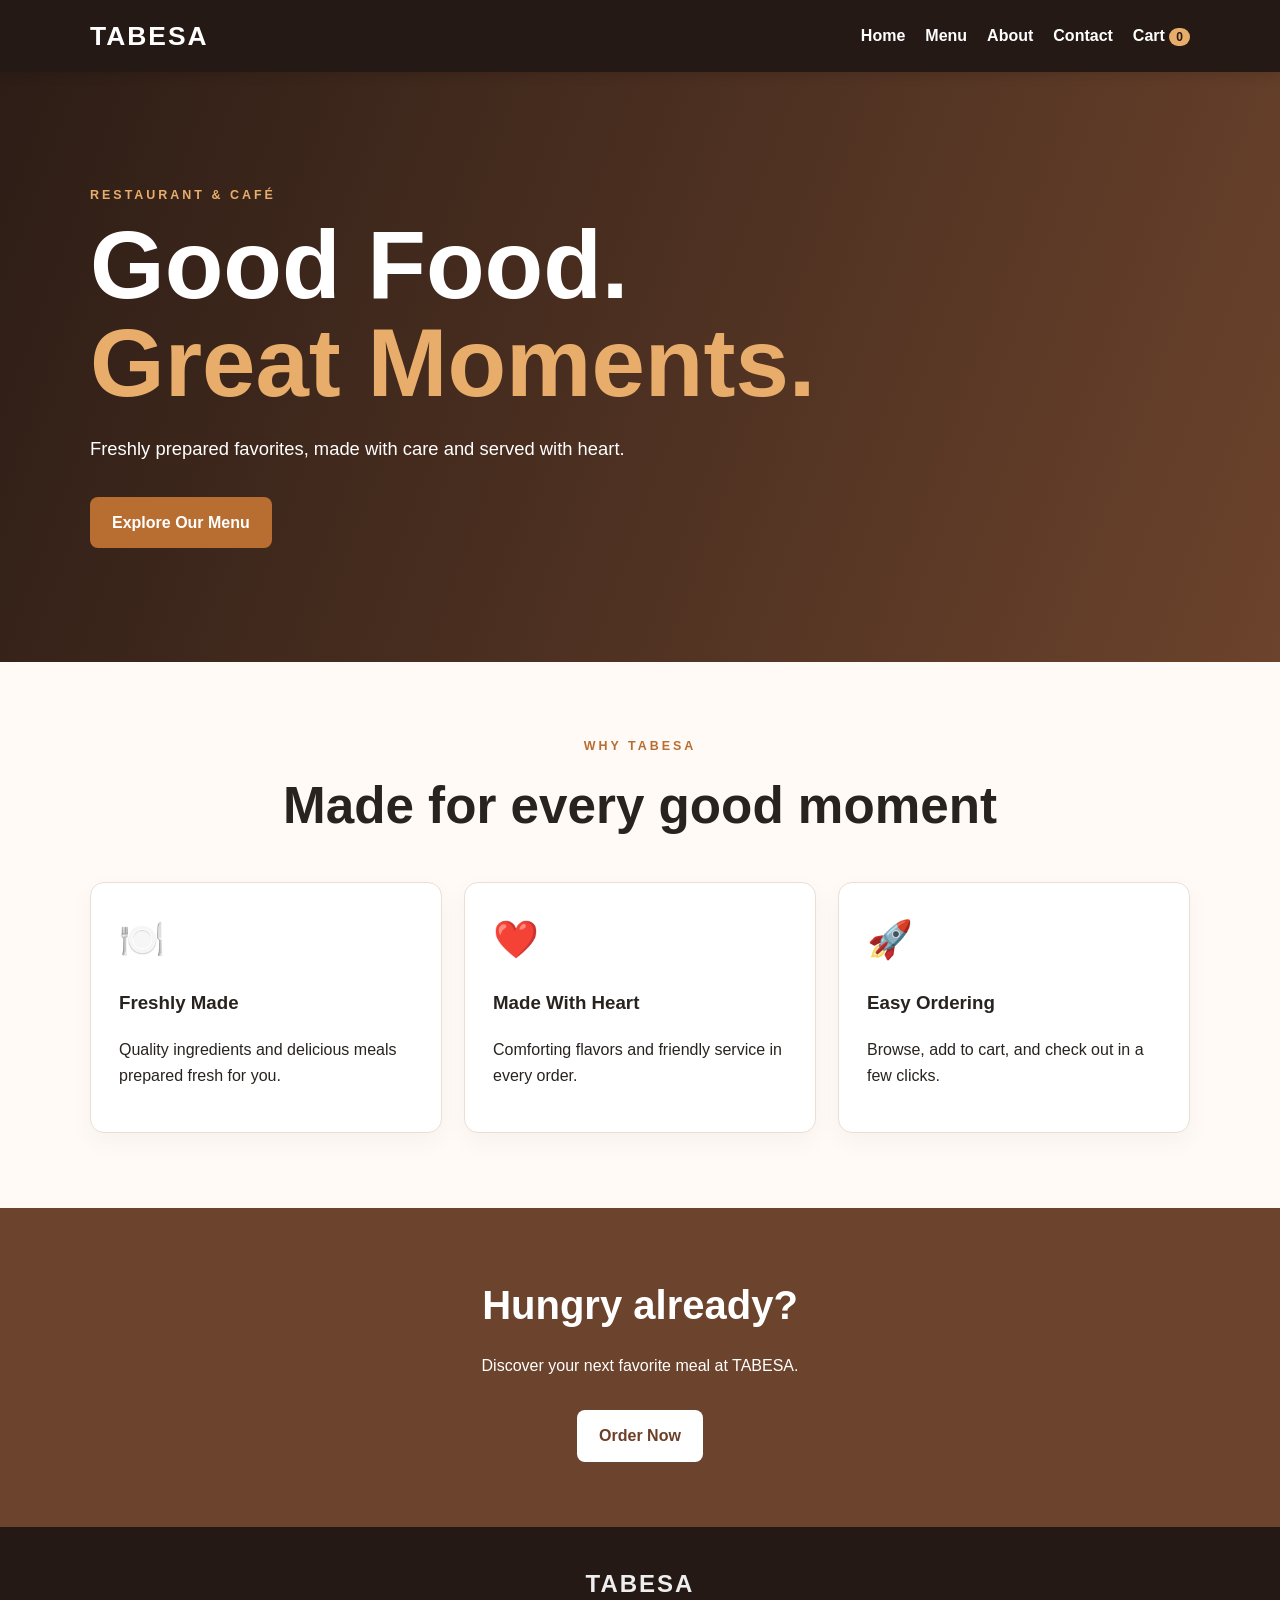
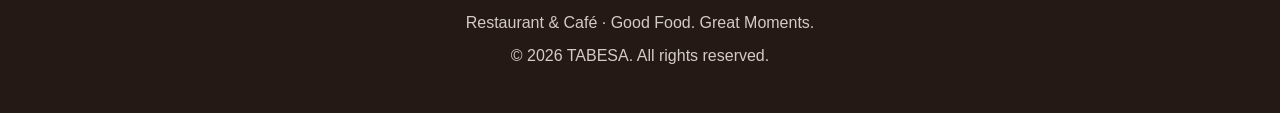
<file: tabesa/index.html>
<!doctype html><html lang="en"><head><meta charset="UTF-8"><meta name="viewport" content="width=device-width,initial-scale=1"><meta name="description" content="TABESA Restaurant & Cafe - Good Food. Great Moments."><title>TABESA | Restaurant & Cafe</title><link rel="stylesheet" href="css/style.css"></head><body>
<header><nav class="nav container"><a class="logo" href="index.html">TABESA</a><div class="nav-links"><a href="index.html">Home</a><a href="menu.html">Menu</a><a href="about.html">About</a><a href="contact.html">Contact</a><a href="cart.html">Cart <span id="cart-count">0</span></a></div></nav></header>
<main><section class="hero"><div class="container hero-content"><p class="eyebrow">RESTAURANT & CAFÉ</p><h1>Good Food.<br><span>Great Moments.</span></h1><p>Freshly prepared favorites, made with care and served with heart.</p><a class="btn" href="menu.html">Explore Our Menu</a></div></section>
<section class="section container"><div class="section-heading"><p class="eyebrow">WHY TABESA</p><h2>Made for every good moment</h2></div><div class="cards"><article class="card"><div class="icon">🍽️</div><h3>Freshly Made</h3><p>Quality ingredients and delicious meals prepared fresh for you.</p></article><article class="card"><div class="icon">❤️</div><h3>Made With Heart</h3><p>Comforting flavors and friendly service in every order.</p></article><article class="card"><div class="icon">🚀</div><h3>Easy Ordering</h3><p>Browse, add to cart, and check out in a few clicks.</p></article></div></section>
<section class="cta"><div class="container"><h2>Hungry already?</h2><p>Discover your next favorite meal at TABESA.</p><a class="btn btn-light" href="menu.html">Order Now</a></div></section></main>
<footer><div class="container"><strong>TABESA</strong><p>Restaurant & Café · Good Food. Great Moments.</p><p>© 2026 TABESA. All rights reserved.</p></div></footer><script src="js/app.js"></script></body></html>
</file>
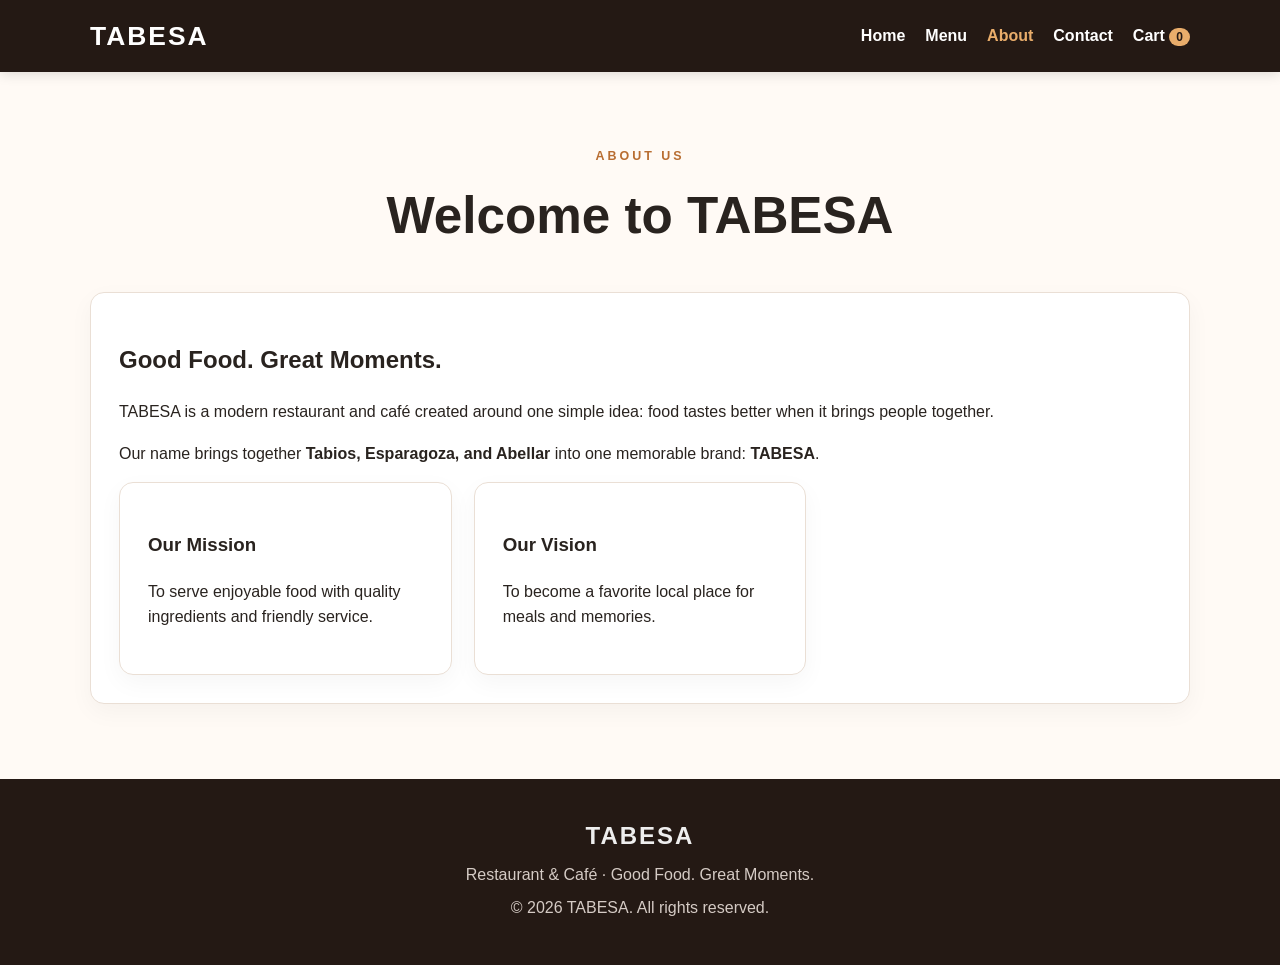
<file: tabesa/about.html>
<!doctype html><html lang="en"><head><meta charset="UTF-8"><meta name="viewport" content="width=device-width,initial-scale=1"><title>About | TABESA</title><link rel="stylesheet" href="css/style.css"></head><body>
<header><nav class="nav container"><a class="logo" href="index.html">TABESA</a><div class="nav-links"><a href="index.html">Home</a><a href="menu.html">Menu</a><a class="active" href="about.html">About</a><a href="contact.html">Contact</a><a href="cart.html">Cart <span id="cart-count">0</span></a></div></nav></header>
<main class="section container"><div class="section-heading"><p class="eyebrow">ABOUT US</p><h1>Welcome to TABESA</h1></div><div class="about-box"><h2>Good Food. Great Moments.</h2><p>TABESA is a modern restaurant and café created around one simple idea: food tastes better when it brings people together.</p><p>Our name brings together <strong>Tabios, Esparagoza, and Abellar</strong> into one memorable brand: <strong>TABESA</strong>.</p><div class="cards"><article class="card"><h3>Our Mission</h3><p>To serve enjoyable food with quality ingredients and friendly service.</p></article><article class="card"><h3>Our Vision</h3><p>To become a favorite local place for meals and memories.</p></article></div></div></main>
<footer><div class="container"><strong>TABESA</strong><p>Restaurant & Café · Good Food. Great Moments.</p><p>© 2026 TABESA. All rights reserved.</p></div></footer><script src="js/app.js"></script></body></html>
</file>
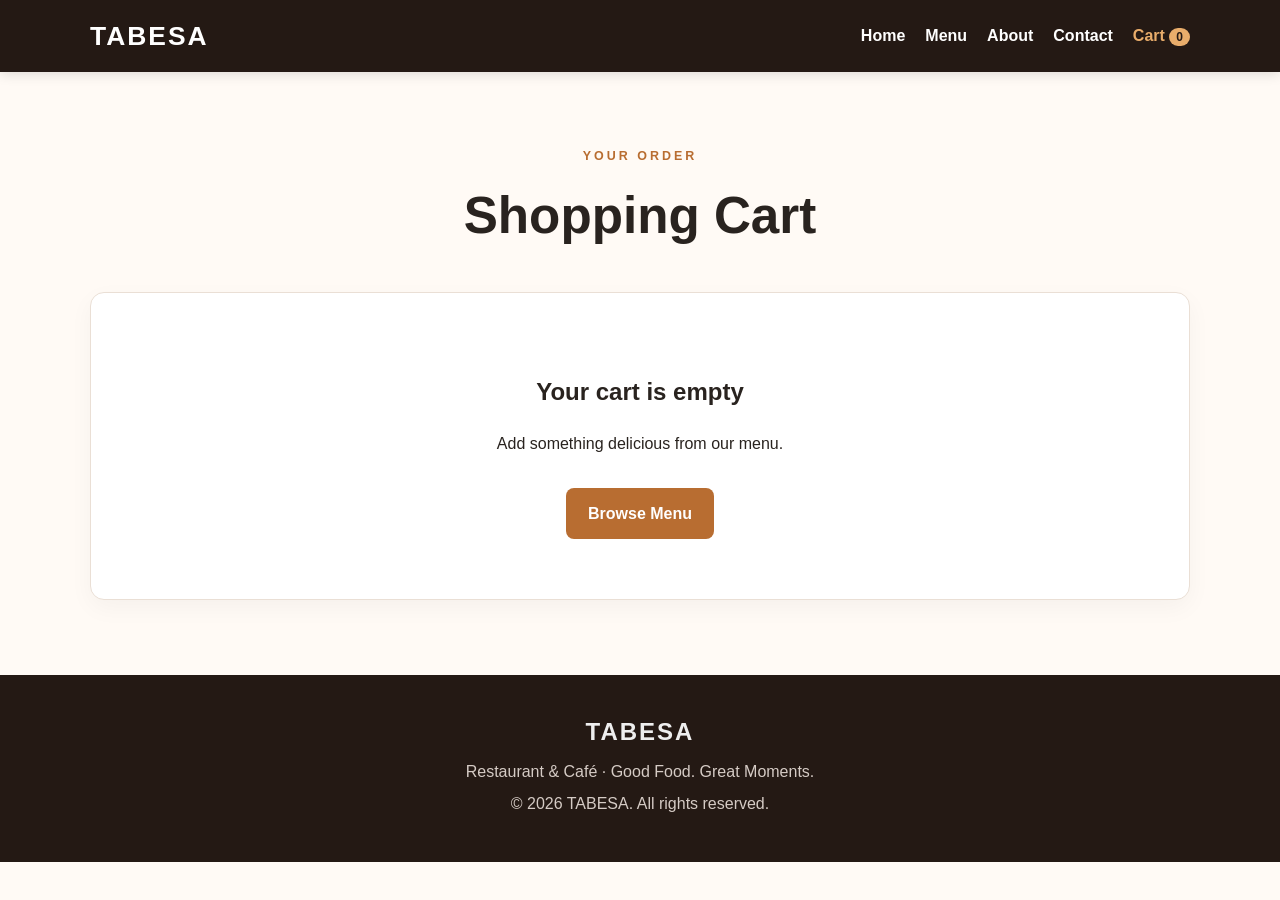
<file: tabesa/cart.html>
<!doctype html><html lang="en"><head><meta charset="UTF-8"><meta name="viewport" content="width=device-width,initial-scale=1"><title>Your Cart | TABESA</title><link rel="stylesheet" href="css/style.css"></head><body>
<header><nav class="nav container"><a class="logo" href="index.html">TABESA</a><div class="nav-links"><a href="index.html">Home</a><a href="menu.html">Menu</a><a href="about.html">About</a><a href="contact.html">Contact</a><a class="active" href="cart.html">Cart <span id="cart-count">0</span></a></div></nav></header><main class="section container"><div class="section-heading"><p class="eyebrow">YOUR ORDER</p><h1>Shopping Cart</h1></div><div id="cart-content"></div></main><footer><div class="container"><strong>TABESA</strong><p>Restaurant & Café · Good Food. Great Moments.</p><p>© 2026 TABESA. All rights reserved.</p></div></footer><script src="js/app.js"></script><script src="js/cart.js"></script></body></html>
</file>
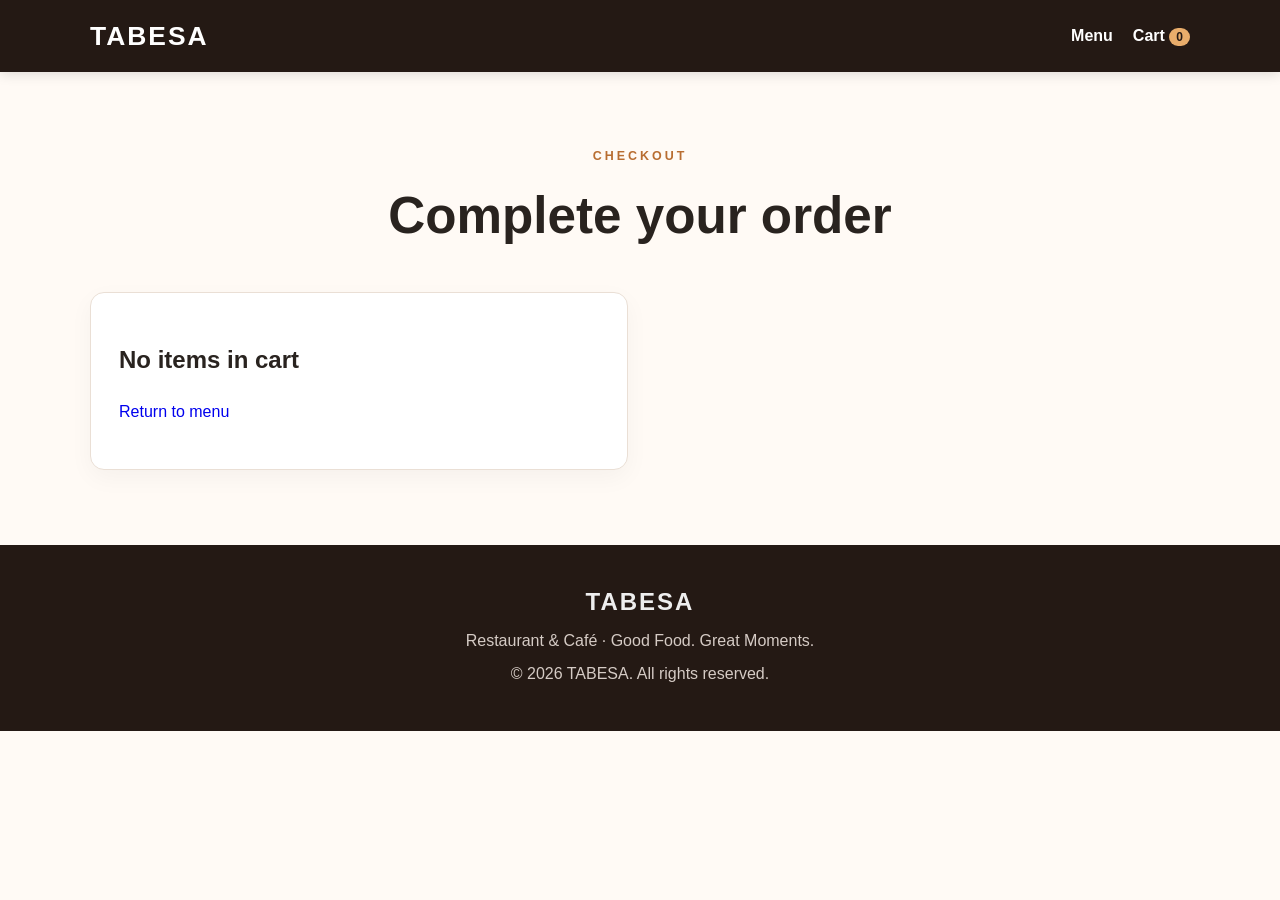
<file: tabesa/checkout.html>
<!doctype html><html lang="en"><head><meta charset="UTF-8"><meta name="viewport" content="width=device-width,initial-scale=1"><title>Checkout | TABESA</title><link rel="stylesheet" href="css/style.css"></head><body>
<header><nav class="nav container"><a class="logo" href="index.html">TABESA</a><div class="nav-links"><a href="menu.html">Menu</a><a href="cart.html">Cart <span id="cart-count">0</span></a></div></nav></header><main class="section container"><div class="section-heading"><p class="eyebrow">CHECKOUT</p><h1>Complete your order</h1></div><div class="checkout-layout"><form id="checkout-form" class="form-card"><label>Full Name<input name="name" required></label><label>Phone Number<input name="phone" required></label><label>Delivery Address<textarea name="address" rows="3" required></textarea></label><label>Payment Method<select name="payment"><option>Cash on Delivery</option><option>GCash</option><option>Card</option></select></label><button class="btn" type="submit">Place Order</button></form><div id="checkout-summary" class="summary-card"></div></div></main><footer><div class="container"><strong>TABESA</strong><p>Restaurant & Café · Good Food. Great Moments.</p><p>© 2026 TABESA. All rights reserved.</p></div></footer><script src="js/app.js"></script><script src="js/checkout.js"></script></body></html>
</file>
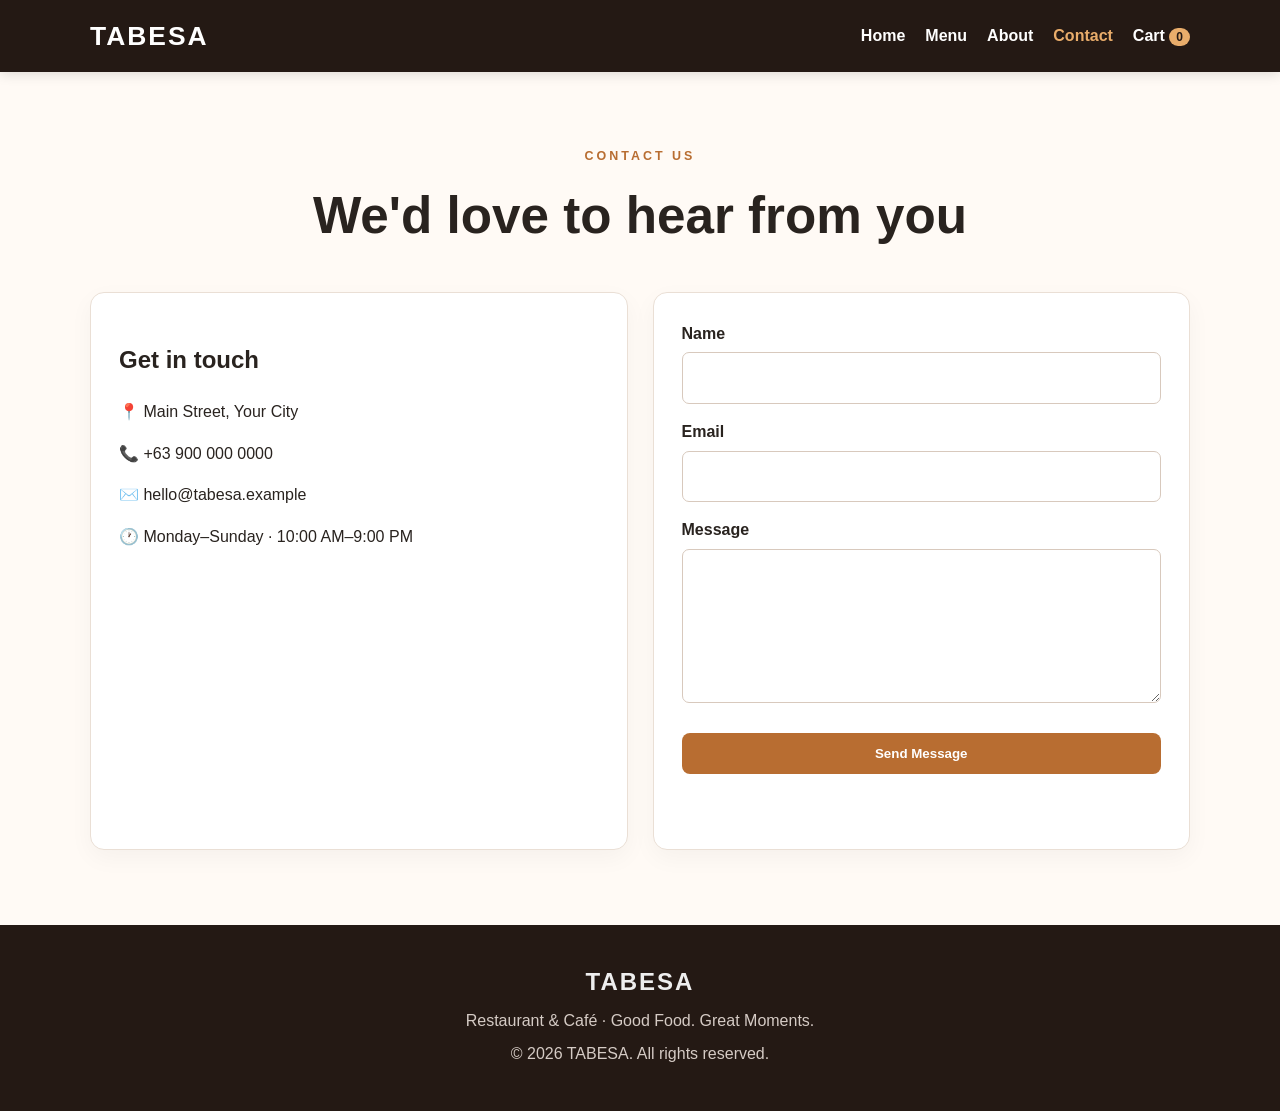
<file: tabesa/contact.html>
<!doctype html><html lang="en"><head><meta charset="UTF-8"><meta name="viewport" content="width=device-width,initial-scale=1"><title>Contact | TABESA</title><link rel="stylesheet" href="css/style.css"></head><body>
<header><nav class="nav container"><a class="logo" href="index.html">TABESA</a><div class="nav-links"><a href="index.html">Home</a><a href="menu.html">Menu</a><a href="about.html">About</a><a class="active" href="contact.html">Contact</a><a href="cart.html">Cart <span id="cart-count">0</span></a></div></nav></header>
<main class="section container"><div class="section-heading"><p class="eyebrow">CONTACT US</p><h1>We'd love to hear from you</h1></div><div class="contact-layout"><div class="about-box"><h2>Get in touch</h2><p>📍 Main Street, Your City</p><p>📞 +63 900 000 0000</p><p>✉️ hello@tabesa.example</p><p>🕐 Monday–Sunday · 10:00 AM–9:00 PM</p></div><form id="contact-form" class="form-card"><label>Name<input name="name" required></label><label>Email<input type="email" name="email" required></label><label>Message<textarea name="message" rows="5" required></textarea></label><button class="btn" type="submit">Send Message</button><p id="contact-status"></p></form></div></main>
<footer><div class="container"><strong>TABESA</strong><p>Restaurant & Café · Good Food. Great Moments.</p><p>© 2026 TABESA. All rights reserved.</p></div></footer><script src="js/app.js"></script><script src="js/contact.js"></script></body></html>
</file>
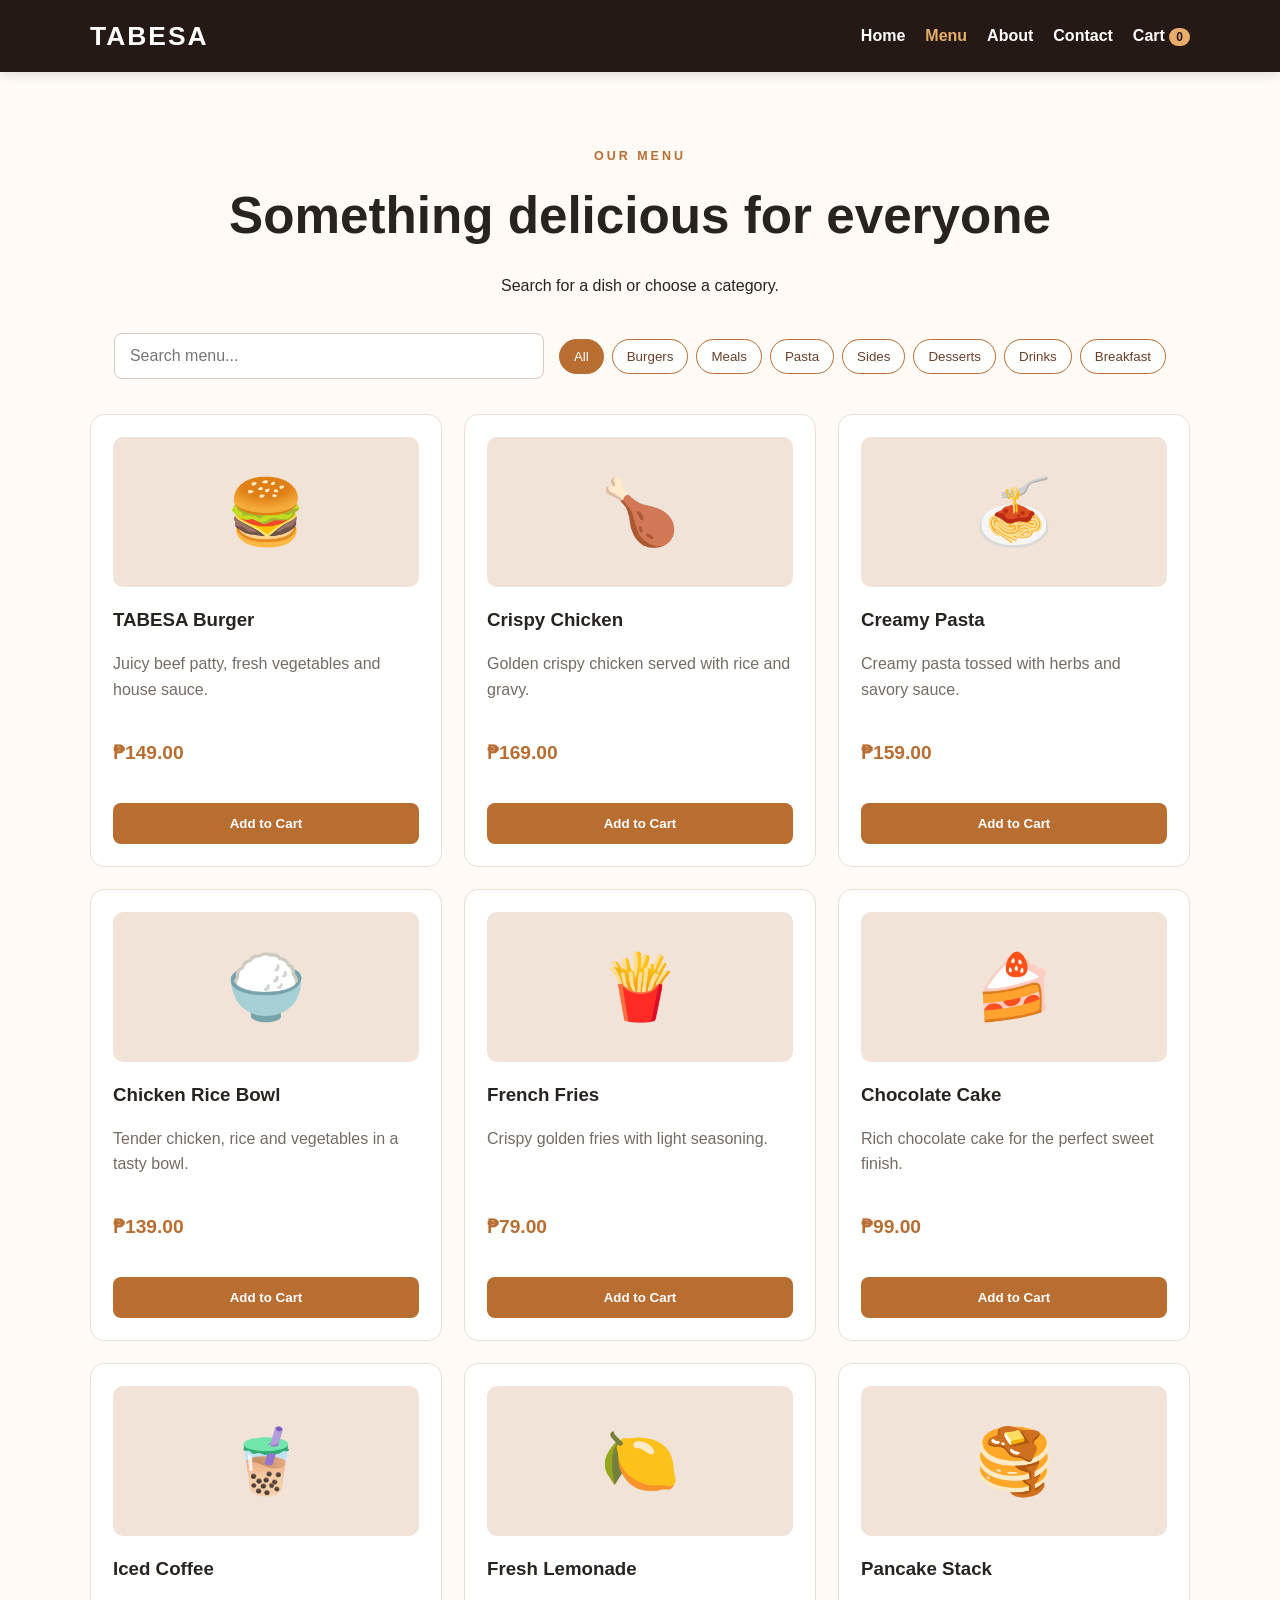
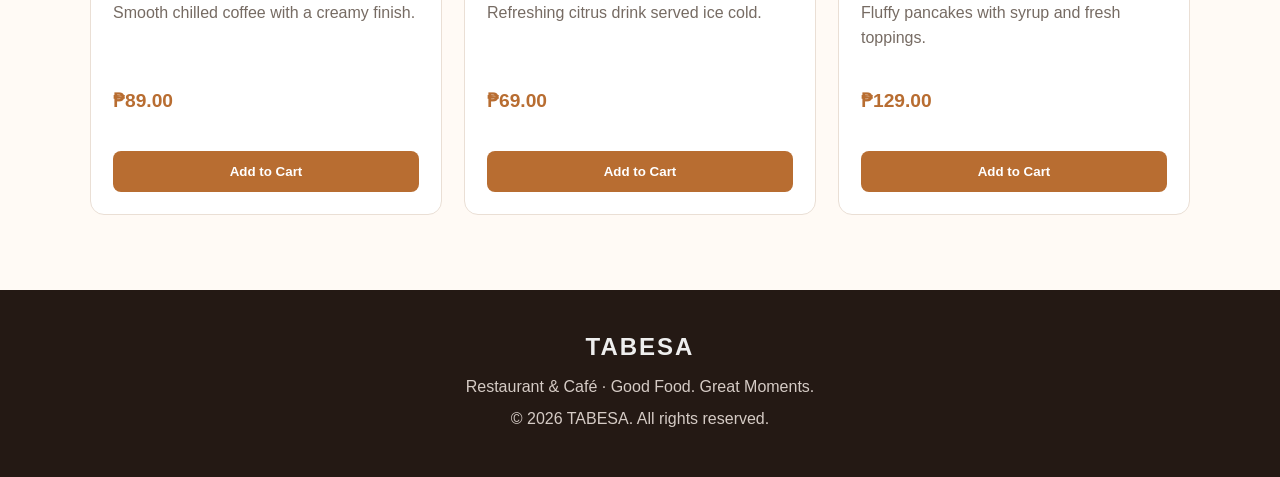
<file: tabesa/menu.html>
<!doctype html><html lang="en"><head><meta charset="UTF-8"><meta name="viewport" content="width=device-width,initial-scale=1"><title>Menu | TABESA</title><link rel="stylesheet" href="css/style.css"></head><body>
<header><nav class="nav container"><a class="logo" href="index.html">TABESA</a><div class="nav-links"><a href="index.html">Home</a><a class="active" href="menu.html">Menu</a><a href="about.html">About</a><a href="contact.html">Contact</a><a href="cart.html">Cart <span id="cart-count">0</span></a></div></nav></header>
<main class="section container"><div class="section-heading"><p class="eyebrow">OUR MENU</p><h1>Something delicious for everyone</h1><p>Search for a dish or choose a category.</p></div><div class="toolbar"><input id="menu-search" type="search" placeholder="Search menu..."><div id="category-buttons" class="categories"></div></div><div id="menu-grid" class="menu-grid"></div></main>
<footer><div class="container"><strong>TABESA</strong><p>Restaurant & Café · Good Food. Great Moments.</p><p>© 2026 TABESA. All rights reserved.</p></div></footer><script src="js/app.js"></script><script src="js/menu.js"></script></body></html>
</file>
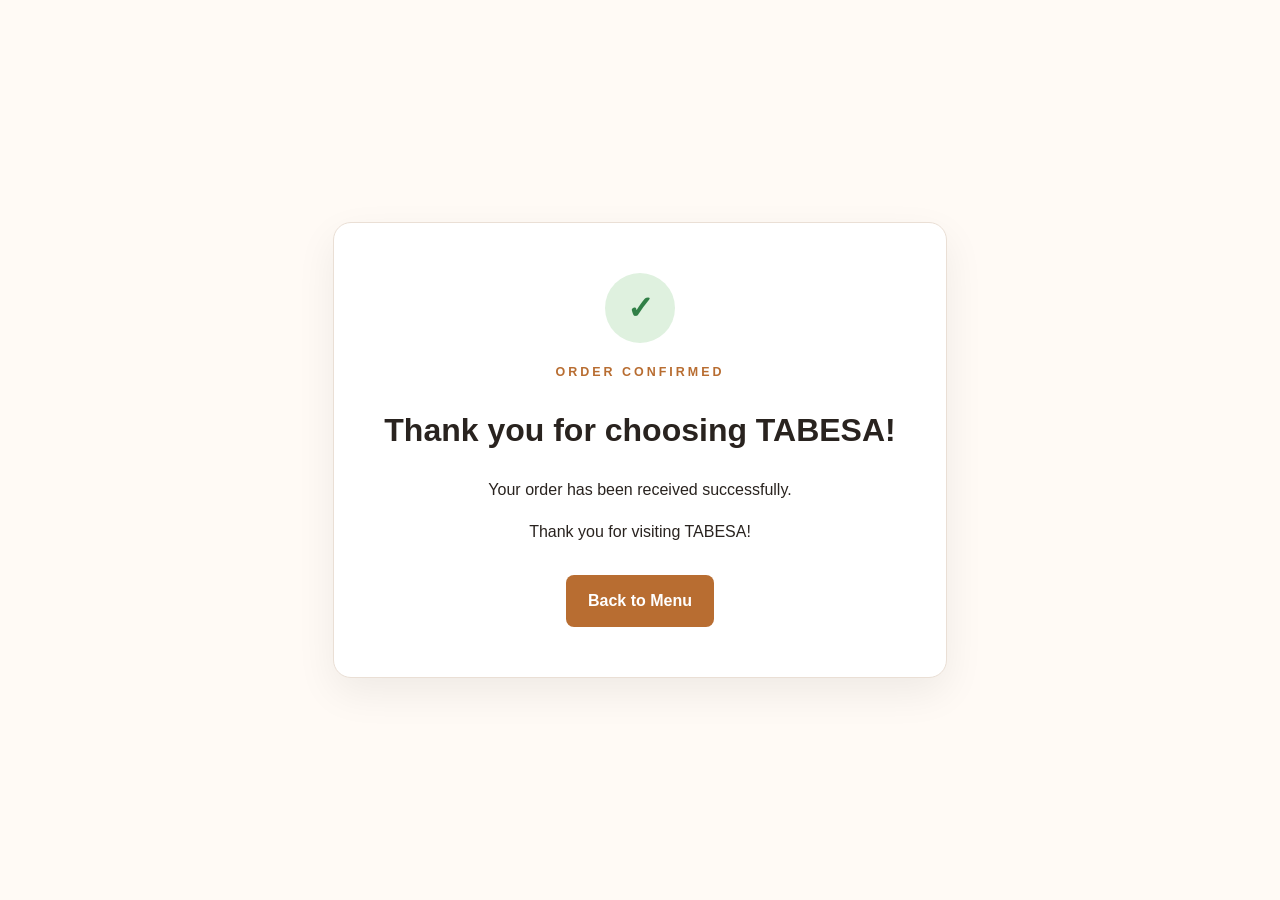
<file: tabesa/success.html>
<!doctype html><html lang="en"><head><meta charset="UTF-8"><meta name="viewport" content="width=device-width,initial-scale=1"><title>Order Confirmed | TABESA</title><link rel="stylesheet" href="css/style.css"></head><body><main class="success-page"><div class="success-card"><div class="success-icon">✓</div><p class="eyebrow">ORDER CONFIRMED</p><h1>Thank you for choosing TABESA!</h1><p>Your order has been received successfully.</p><div id="order-details"></div><a class="btn" href="menu.html">Back to Menu</a></div></main><script src="js/success.js"></script></body></html>
</file>
<file: tabesa/css/style.css>
*{box-sizing:border-box}body{margin:0;font-family:Arial,Helvetica,sans-serif;color:#29231f;background:#fffaf5;line-height:1.6}a{text-decoration:none}.container{width:min(1100px,92%);margin:auto}header{background:#241914;color:white;position:sticky;top:0;z-index:10;box-shadow:0 2px 12px #0002}.nav{min-height:72px;display:flex;align-items:center;justify-content:space-between;gap:20px}.logo{font-size:1.65rem;font-weight:900;letter-spacing:2px;color:white}.nav-links{display:flex;gap:20px;flex-wrap:wrap}.nav-links a{color:white;font-weight:600}.nav-links a:hover,.nav-links a.active{color:#e9ad6b}.nav-links span{background:#e9ad6b;color:#241914;border-radius:20px;padding:2px 7px;font-size:.75rem}.hero{min-height:590px;display:flex;align-items:center;background:linear-gradient(110deg,#2d1d16,#6c432c);color:white}.hero-content{padding:80px 0}.hero h1{font-size:clamp(3rem,8vw,6rem);line-height:1.02;margin:10px 0 22px}.hero h1 span{color:#e9ad6b}.hero p:not(.eyebrow){max-width:570px;font-size:1.15rem}.eyebrow{letter-spacing:3px;font-size:.78rem;font-weight:800;color:#b86d31;margin:0 0 8px}.hero .eyebrow{color:#e9ad6b}.btn{display:inline-block;border:0;border-radius:8px;background:#b86d31;color:white;padding:13px 22px;font-weight:800;cursor:pointer;margin-top:15px}.btn:hover{background:#965624}.btn-light{background:white;color:#6b4029}.section{padding:75px 0}.section-heading{text-align:center;margin-bottom:35px}.section-heading h1,.section-heading h2{font-size:clamp(2rem,5vw,3.2rem);margin:5px 0 10px}.cards{display:grid;grid-template-columns:repeat(3,1fr);gap:22px}.card,.about-box,.form-card,.summary-card{background:white;border:1px solid #eadfd5;border-radius:14px;padding:28px;box-shadow:0 8px 25px #0000000a}.icon{font-size:2.3rem}.cta{background:#6c432c;color:white;text-align:center;padding:65px 0}.cta h2{font-size:2.5rem;margin:0}.footer{}.toolbar{display:flex;gap:15px;align-items:center;justify-content:center;flex-wrap:wrap;margin-bottom:35px}.toolbar input{width:min(430px,100%);padding:13px 15px;border:1px solid #d8c9bd;border-radius:8px;font-size:1rem}.categories{display:flex;gap:8px;flex-wrap:wrap;justify-content:center}.category-btn{border:1px solid #b86d31;background:white;color:#6b4029;padding:9px 14px;border-radius:20px;cursor:pointer}.category-btn.active{background:#b86d31;color:white}.menu-grid{display:grid;grid-template-columns:repeat(3,1fr);gap:22px}.menu-item{background:white;border:1px solid #eadfd5;border-radius:14px;padding:22px;display:flex;flex-direction:column}.food-image{height:150px;border-radius:10px;background:#f1e3d7;display:grid;place-items:center;font-size:4rem;margin-bottom:18px}.menu-item h3{margin:0}.desc{color:#766b63;flex:1}.price{font-weight:900;font-size:1.2rem;color:#b86d31}.menu-item .btn{width:100%}.contact-layout,.checkout-layout{display:grid;grid-template-columns:1fr 1fr;gap:25px}.form-card{display:flex;flex-direction:column;gap:15px}.form-card label{font-weight:700}.form-card input,.form-card textarea,.form-card select{display:block;width:100%;margin-top:6px;padding:12px;border:1px solid #d8c9bd;border-radius:7px;font:inherit}.cart-row{display:grid;grid-template-columns:1fr auto auto auto;gap:18px;align-items:center;padding:18px 0;border-bottom:1px solid #eadfd5}.qty{display:flex;align-items:center;gap:8px}.qty button{border:1px solid #d8c9bd;background:white;border-radius:5px;width:30px;height:30px;cursor:pointer}.cart-summary{text-align:right;margin-top:25px}.summary-line{display:flex;justify-content:space-between;padding:7px 0}.total{font-size:1.35rem;font-weight:900;border-top:2px solid #eadfd5;margin-top:8px;padding-top:12px}.empty{text-align:center;padding:60px}.success-page{min-height:100vh;display:grid;place-items:center;padding:30px}.success-card{background:white;border:1px solid #eadfd5;border-radius:18px;padding:50px;text-align:center;max-width:650px;box-shadow:0 15px 40px #0001}.success-icon{width:70px;height:70px;border-radius:50%;background:#dff1df;color:#318047;display:grid;place-items:center;font-size:2rem;font-weight:bold;margin:0 auto 20px}footer{background:#241914;color:#eee;padding:38px 0;text-align:center}footer strong{font-size:1.5rem;letter-spacing:2px}footer p{margin:7px 0;color:#d5cbc5}@media(max-width:800px){.nav{align-items:flex-start;padding:15px 0;flex-direction:column}.nav-links{gap:12px}.cards,.menu-grid,.contact-layout,.checkout-layout{grid-template-columns:1fr}.cart-row{grid-template-columns:1fr auto}.hero{min-height:520px}.section{padding:55px 0}}
</file>
